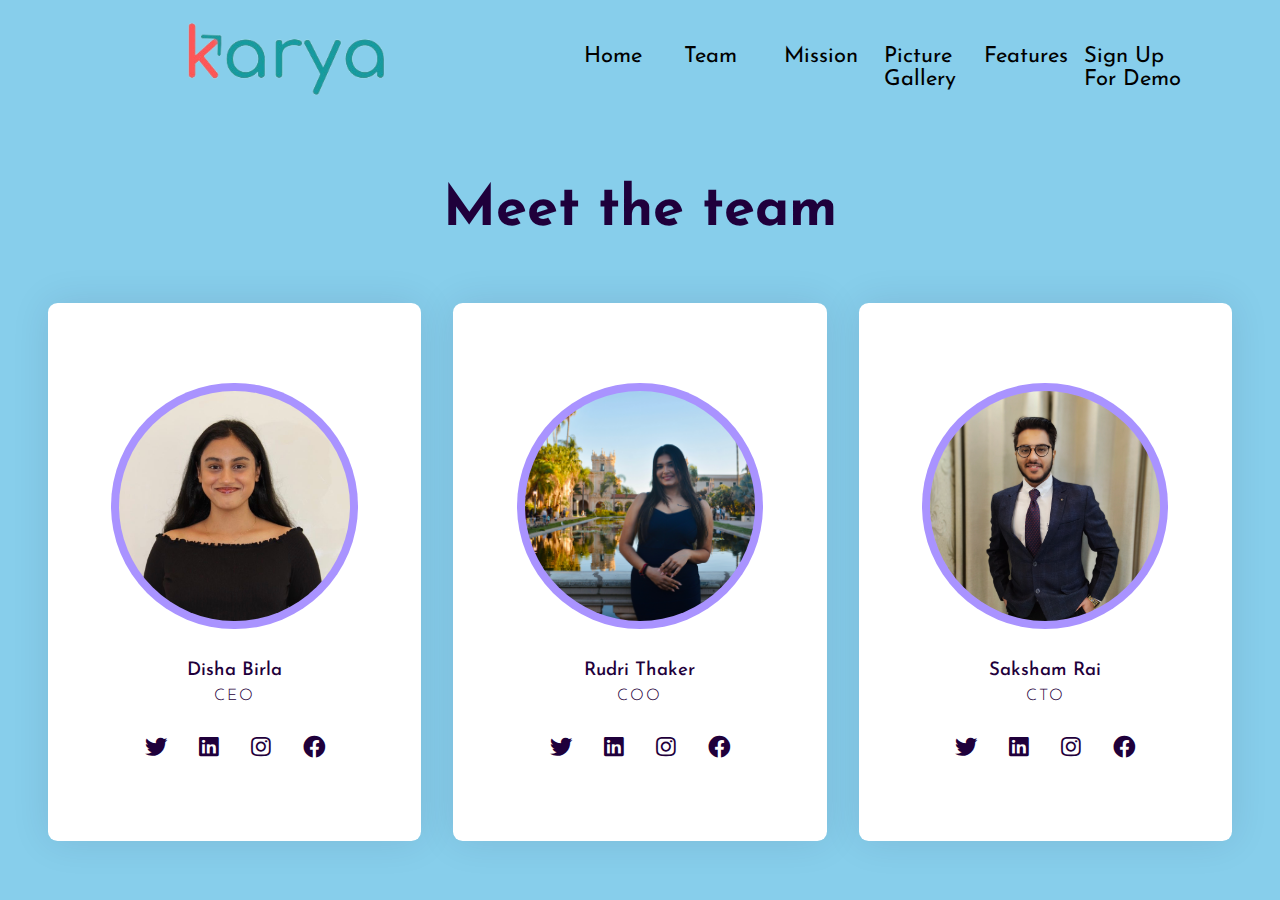
<file: about_us.html>
<!DOCTYPE html>
<html lang="en">

<head>
    <meta name="viewport" content="width=device-width, initial-scale=1.0" />
    <title>Responsive Our Team Section</title>
    <!-- Font Awesome -->
    <link rel="stylesheet" href="https://cdnjs.cloudflare.com/ajax/libs/font-awesome/5.15.4/css/all.min.css" />
    <!-- Google Font -->
    <link href="https://fonts.googleapis.com/css2?family=Poppins:wght@300;500;600&display=swap" rel="stylesheet" />
    <!-- Stylesheet -->
        <link rel="preconnect" href="https://fonts.googleapis.com">
        <link rel="preconnect" href="https://fonts.gstatic.com" crossorigin>
        <link href="https://fonts.googleapis.com/css2?family=Josefin+Sans:wght@100&display=swap" rel="stylesheet">
    <link rel="stylesheet" href="about_us.css" />
</head>

<body>
                <header>
                    <img src="images/logo.png" alt="Logo" class="logo" width=380>
                
                    <ul class="nav-links">
                        <li><a href="index.html">Home</a></li>
                        <li><a href="about_us.html">Team</a></li>
                        <li><a href="mission.html">Mission</a></li>
                        <li><a href="gallery.html">Picture Gallery</a></li>
                        <li><a href="features.html">Features</a></li>
                        <li><a
                                href="https://docs.google.com/forms/d/e/1FAIpQLSfIS19NJvdePivSQeUmTjYFefzmDSMy-b1lMc42uO-UIt9nMQ/viewform?usp=sf_link">Sign
                                Up For Demo</a></li>
                    </ul>
                
                </header>
    <section>
        <div class="row">
            <h1>Meet the team</h1>
        </div>
        <div class="row">
            <!-- Column 1-->
            <div class="column">
                <div class="card">
                    <div class="img-container">
                        <img src="images/disha.jpeg" />
                    </div>
                    <h3>Disha Birla</h3>
                    <p>CEO</p>
                    <div class="icons">
                        <a href="https://twitter.com/birla_disha">
                            <i class="fab fa-twitter"></i>
                        </a>
                        <a href="https://www.linkedin.com/in/disha-birla/">
                            <i class="fab fa-linkedin"></i>
                        </a>
                        <a href="https://www.instagram.com/disha.birlaa/">
                            <i class="fab fa-instagram"></i>
                        </a>
                        <a href="https://www.facebook.com/disha.atulb">
                            <i class="fab fa-facebook"></i>
                        </a>
                    </div>
                </div>
            </div>
            <!-- Column 2-->
            <div class="column">
                <div class="card">
                    <div class="img-container">
                        <img src="images/rudri.jpeg" />
                    </div>
                    <h3>Rudri Thaker</h3>
                    <p>COO</p>
                    <div class="icons">
                        <a href="https://twitter.com/Rudri18">
                            <i class="fab fa-twitter"></i>
                        </a>
                        <a href="https://www.linkedin.com/in/rudri-thaker/">
                            <i class="fab fa-linkedin"></i>
                        </a>
                        <a href="https://www.instagram.com/rude_ri/?hl=en">
                            <i class="fab fa-instagram"></i>
                        </a>
                        <a href="https://www.facebook.com/rudri.thaker.752">
                            <i class="fab fa-facebook"></i>
                        </a>
                    </div>
                </div>
            </div>
            <!-- Column 3-->
            <div class="column">
                <div class="card">
                    <div class="img-container">
                        <img src="images/Sakku.jpg" />
                    </div>
                    <h3>Saksham Rai</h3>
                    <p>CTO</p>
                    <div class="icons">
                        <a href="https://twitter.com/sakshamrai2001">
                            <i class="fab fa-twitter"></i>
                        </a>
                        <a href="https://www.linkedin.com/in/saksham-rai-4477431ab/">
                            <i class="fab fa-linkedin"></i>
                        </a>
                        <a href="#">
                            <i class="fab fa-instagram"></i>
                        </a>
                        <a href="https://www.facebook.com/saksham.rai.18">
                            <i class="fab fa-facebook"></i>
                        </a>
                    </div>
                </div>
            </div>
        </div>
    </section>
</body>

</html>
</file>
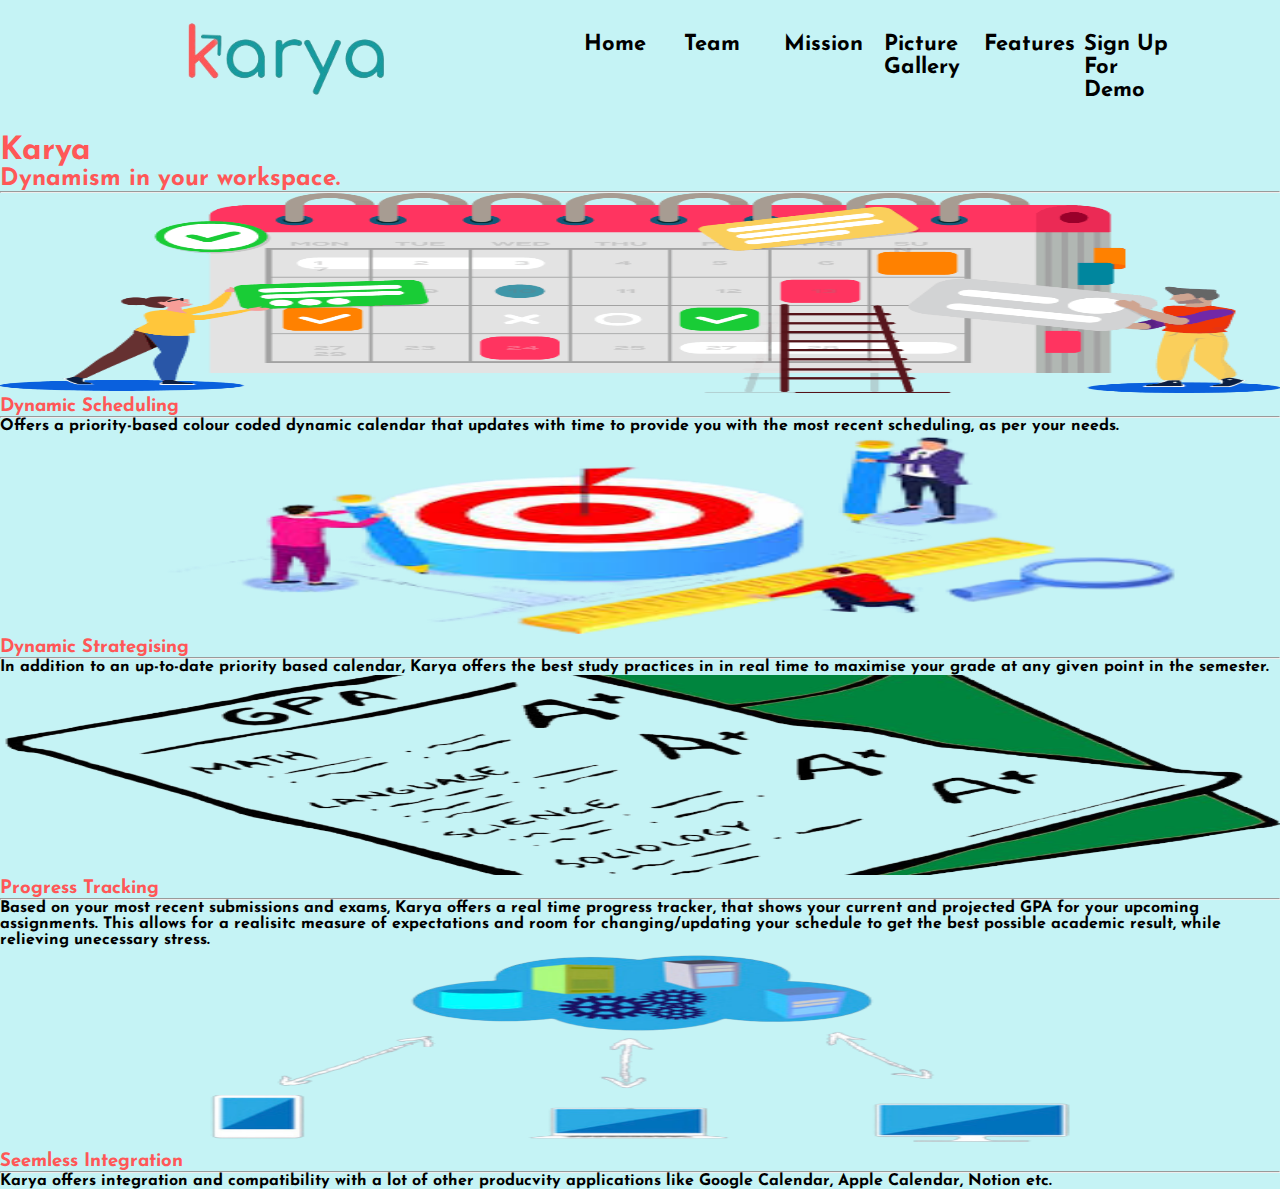
<file: features.html>
<!doctype html>
<html lang="en">

<head>
    <!-- Required meta tags -->
    <meta charset="utf-8">
    <meta name="viewport" content="width=device-width, initial-scale=1">
        <link rel="preconnect" href="https://fonts.gstatic.com" crossorigin>
    <link href="https://fonts.googleapis.com/css2?family=Josefin+Sans:wght@100&display=swap" rel="stylesheet">

    <!-- Bootstrap CSS -->
    <link href="https://cdn.jsdelivr.net/npm/bootstrap@5.0.0-beta3/dist/css/bootstrap.min.css" rel="stylesheet"
        integrity="sha384-eOJMYsd53ii+scO/bJGFsiCZc+5NDVN2yr8+0RDqr0Ql0h+rP48ckxlpbzKgwra6" crossorigin="anonymous">

    <!-- Linking CSS File index.css -->

    <link rel="stylesheet" href="features.css">

    <title>Standout Features</title>
</head>

<body>
            <header>
                <img src="images/logo.png" alt="Logo" class="logo" width=380>
            
                <ul class="nav-links">
                    <li><a href="index.html">Home</a></li>
                    <li><a href="about_us.html">Team</a></li>
                    <li><a href="mission.html">Mission</a></li>
                    <li><a href="gallery.html">Picture Gallery</a></li>
                    <li><a href="features.html">Features</a></li>
                    <li><a
                            href="https://docs.google.com/forms/d/e/1FAIpQLSfIS19NJvdePivSQeUmTjYFefzmDSMy-b1lMc42uO-UIt9nMQ/viewform?usp=sf_link">Sign
                            Up For Demo</a></li>
                </ul>
            
            </header>

    <div class="container-fluid">

            <h1 class="text-center mt-5 display-3 fw-bold">Karya</h1>
            <h2 class="text-center theme-text" style="color: #FF5757;" >Dynamism in your workspace.</h2>
            <hr class="mx-auto mb-5 w-25">
        
        <div class="row mb-5">
            <div class="col-12 col-sm-6 col-md-3 m-auto">
                <!-- card starts here -->
                <div class="card shadow">
                    <img src="images/d_schedule.png" alt="" class="card-img-top">
                    <div class="card-body">
                        <h3 class="text-center">Dynamic Scheduling</h3>
                        <hr class="mx-auto w-75">
                        <p>
                            Offers a priority-based colour coded dynamic calendar that updates with time to 
                            provide you with the most recent scheduling, as per your needs. 
                        </p>
                    </div>
                </div>
                <!-- card ends here -->
            </div>
            <!-- col ends here -->
            <div class="col-12 col-sm-6 col-md-3 m-auto">
                <!-- card starts here -->
                <div class="card shadow">
                    <img src="images/d_strategy.png" alt="" class="card-img-top">
                    <div class="card-body">
                        <h3 class="text-center">Dynamic Strategising</h3>
                        <hr class="mx-auto w-75">
                        <p>
                            In addition to an up-to-date priority based calendar, Karya offers the best study practices in 
                            in real time to maximise your grade at any given point in the semester. 
                        </p>
                    </div>
                </div>
                <!-- card ends here -->
            </div>
            <!-- col ends here -->
            <div class="col-12 col-sm-6 col-md-3 m-auto">
                <!-- card starts here -->
                <div class="card shadow">
                    <img src="images/d_progress.png" alt="" class="card-img-top">
                    <div class="card-body">
                        <h3 class="text-center">Progress Tracking</h3>
                        <hr class="mx-auto w-75">
                        <p>
                            Based on your most recent submissions and exams, Karya offers a real time progress tracker,
                            that shows your current and projected GPA for your upcoming assignments. This allows for a
                            realisitc measure of expectations and room for changing/updating your schedule to get the best possible 
                            academic result, while relieving unecessary stress. 
                        </p>
                    </div>
                </div>
                <!-- card ends here -->
            </div>
            <!-- col ends here -->
            <div class="col-12 col-sm-6 col-md-3 m-auto">
                <!-- card starts here -->
                <div class="card shadow">
                    <img src="images/integration.png" alt="" class="card-img-top">
                    <div class="card-body">
                        <h3 class="text-center">Seemless Integration</h3>
                        <hr class="mx-auto w-75">
                        <p>
                            Karya offers integration and compatibility with a lot of other producvity applications like Google
                            Calendar, Apple Calendar, Notion etc. 
                        </p>
                    </div>
                </div>
                <!-- card ends here -->
            </div>
            <!-- col ends here -->
        </div>
    </div>


    <!-- Option 1: Bootstrap Bundle with Popper -->
    <script src="https://cdn.jsdelivr.net/npm/bootstrap@5.0.0-beta3/dist/js/bootstrap.bundle.min.js"
        integrity="sha384-JEW9xMcG8R+pH31jmWH6WWP0WintQrMb4s7ZOdauHnUtxwoG2vI5DkLtS3qm9Ekf"
        crossorigin="anonymous"></script>

</body>

</html>
</file>
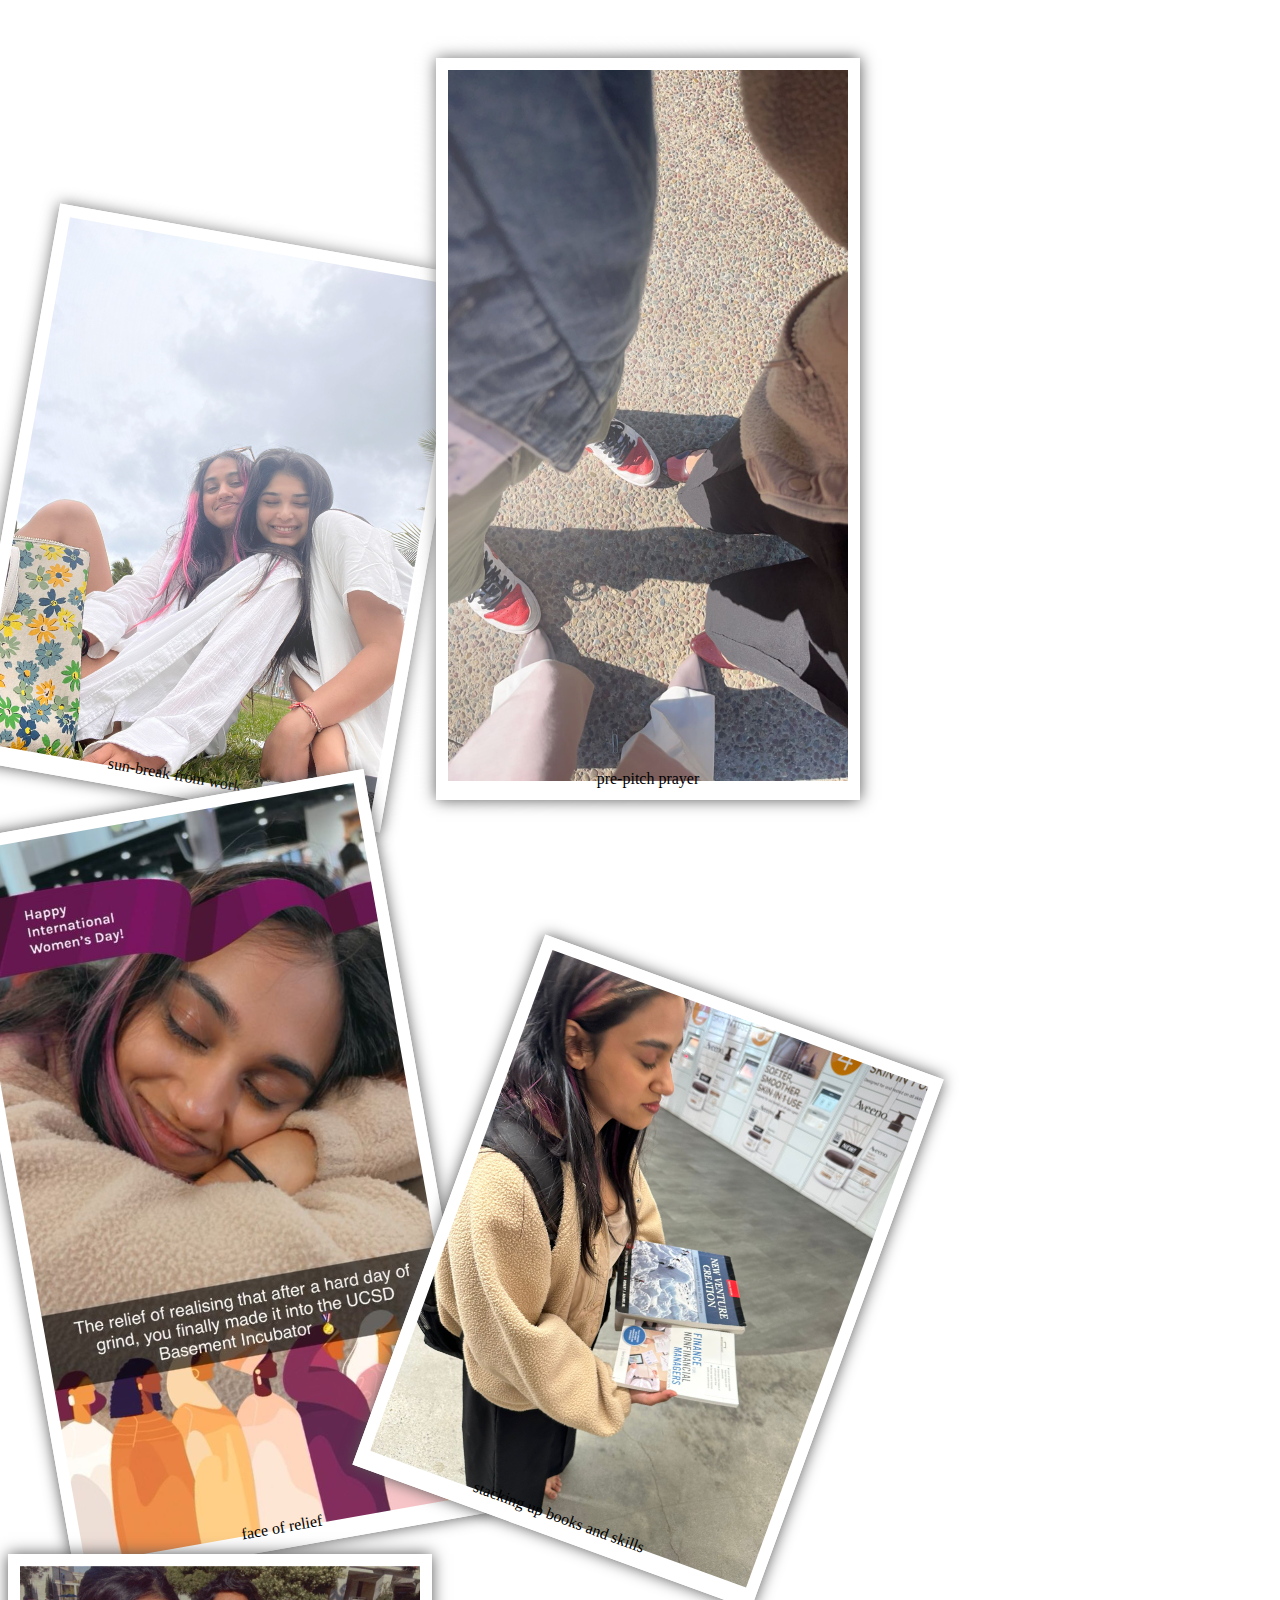
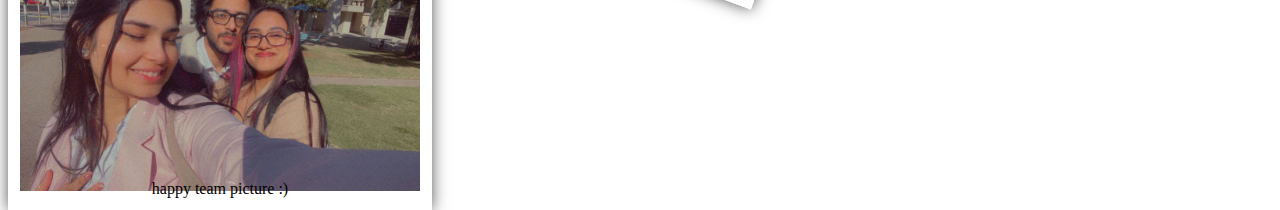
<file: gallery.html>
<!DOCTYPE html>
<html lang="en">

<head>
	<meta charset="UTF-8">
	<meta http-equiv="X-UA-Compatible" content="IE=edge">
	<meta name="viewport" content="width=device-width, initial-scale=1.0">
	<title>Karya-Productivity</title>
	<!-- external links -->
	<link rel="stylesheet" href="gallery_styles.css">
</head>

<body>
<ul>
	<li><img src="images/gallery1.jpeg" width="400">
		<p>sun-break from work</p>
	</li>
	<li><img src="images/gallery2.jpeg" width="400" />
		<p>pre-pitch prayer</p>
	</li>
	<li><img src="images/gallery3.jpeg" width="400" />
		<p>face of relief</p>
	</li>
	<li><img src="images/gallery4.jpeg" width="400" />
		<p>stacking up books and skills</p>
	<li><img src="images/gallery5.jpeg" width="400" />
		<p>happy team picture :)</p>
	</li>
</ul>
<div class="light"></div>
</body>

</html>
</file>
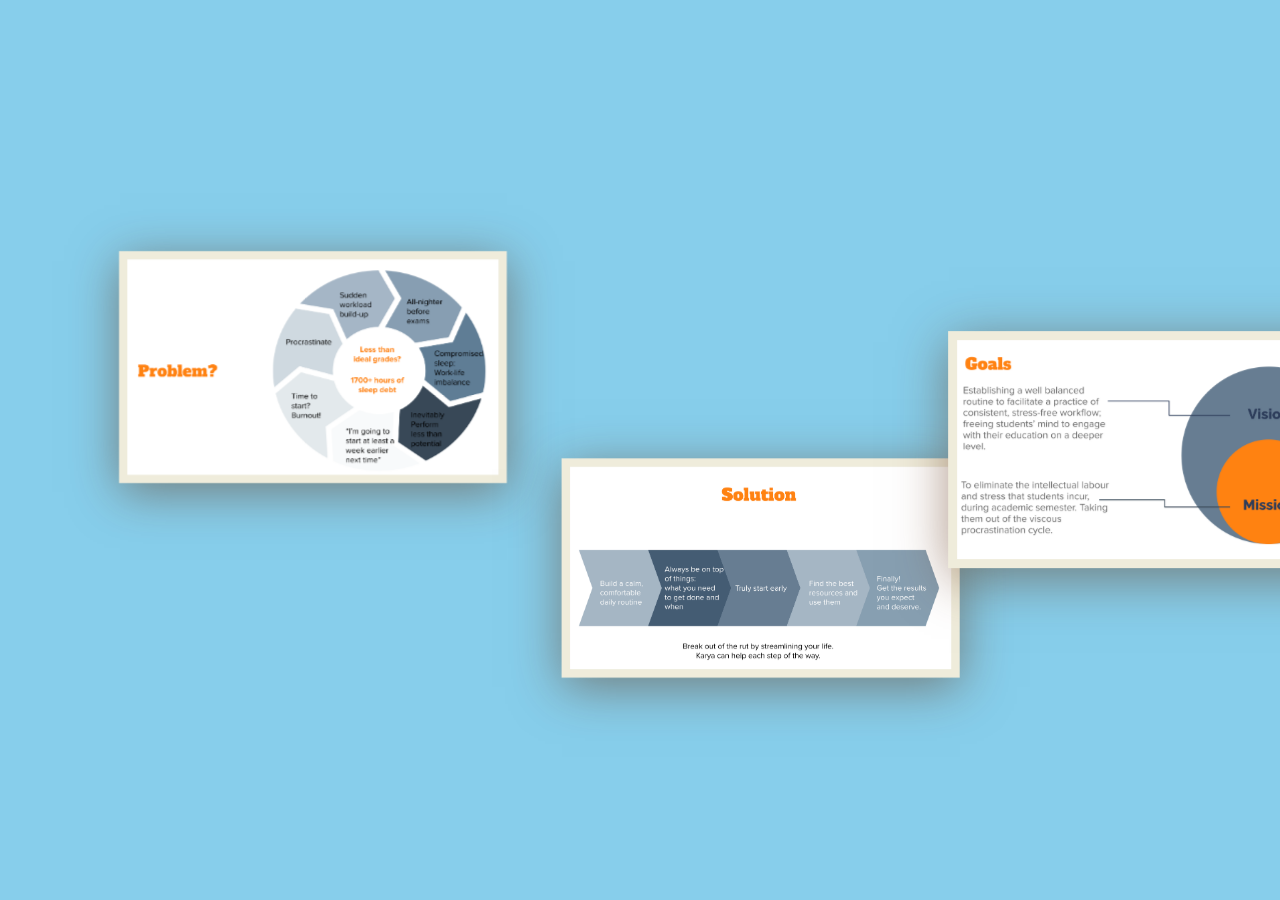
<file: mission.html>
<!DOCTYPE html>
<html lang="en">

<head>
    <meta charset="UTF-8">
    <meta http-equiv="X-UA-Compatible" content="IE=edge">
    <meta name="viewport" content="width=device-width, initial-scale=1.0">
    <title>Karya-Productivity</title>
    <!-- external links -->
    <link rel="stylesheet" href="mission.css">
    <script>const images = document.querySelectorAll(".img-wrapper");

        images.forEach((img) => {
            img.addEventListener("click", () => {
                img.classList.toggle("slower");
            });
        });
</script>
</head>

<body>

<div class="external">
    <div class="horizontal-scroll-wrapper">
        <div class="img-wrapper slower">
            <a href="#" target="_blank" rel="noopener"><img
                    src="images/problem.png" alt="">
            </a>
        </div>

        <div class="img-wrapper faster">
            <a href="#" target="_blank"
                rel="noopener">
                <img src="images/solution.png" alt="">
            </a>
        </div>

        <div class="img-wrapper slower vertical">
            <a href="#"
                target="_blank" rel="noopener">
                <img src="images/goals.png" alt="">
            </a>
        </div>
            <div class="img-wrapper slower vertical">
                <a href="#" target="_blank"
                    rel="noopener">
                    <img src="images/features.png" alt="">
                </a>
            </div>


    </div>


</div>
</body>

</html>
</file>
<file: about_us.css>
* {
  padding: 0;
  margin: 0;
  box-sizing: border-box;
  font-family: 'Josefin Sans', sans-serif;
}
body {
  background-color: skyblue;
}
.row {
  display: flex;
  flex-wrap: wrap;
  padding: 2em 1em;
  text-align: center;
}
.column {
  width: 100%;
  padding: 0.5em 0;
}
h1 {
  width: 100%;
  text-align: center;
  font-size: 3.5em;
  color: #1f003b;
}
.card {
  box-shadow: 0 0 2.4em rgba(25, 0, 58, 0.1);
  padding: 3.5em 1em;
  border-radius: 0.6em;
  color: #1f003b;
  cursor: pointer;
  transition: 0.3s;
  background-color: #ffffff;
}
.card img {
  width: 15.4em;
  height: 15.4em;
  object-fit: cover;
  border-radius: 50%;
  background-color: #a993ff;
  padding: 0.5em;
  margin: 0 auto 2em auto;
  display: block;
}

.card h3 {
  font-weight: 500;
}
.card p {
  font-weight: 300;
  text-transform: uppercase;
  margin: 0.5em 0 2em 0;
  letter-spacing: 2px;
}
.icons {
  width: 50%;
  min-width: 180px;
  margin: auto;
  display: flex;
  justify-content: space-between;
}
.card a {
  text-decoration: none;
  color: inherit;
  font-size: 1.4em;
}
.card:hover {
  background: linear-gradient(#6045ea, #8567f7);
  color: #ffffff;
}
.card:hover .img-container {
  transform: scale(1.15);
}
@media screen and (min-width: 768px) {
  section {
    padding: 1em 7em;
  }
}
@media screen and (min-width: 992px) {
  section {
    padding: 1em;
  }
  .card {
    padding: 5em 1em;
  }
  .column {
    flex: 0 0 33.33%;
    max-width: 33.33%;
    padding: 0 1em;
  }
}
header{
    width: 85%;
    height: 15vh;
    margin: auto;
    display: flex;
    justify-content: space-between;
    align-items: center;
}
ul.nav-links{
    display: flex;
    list-style: none;
}
ul.nav-links li{
    width: 100px;
    font-size: 22px;
    font-family: 'Josefin Sans', sans-serif;
}
ul.nav-links li a{
    text-decoration: none;
    color: var(--nav-links-color);
}
ul.nav-links li a:hover{
  color: #FF5757;
}
.logo {

  transition: transform 0.5s ease-in-out;
}

.logo:hover {
  transform: rotateY(180deg);
}
</file>
<file: features.css>
@import url("https://fonts.googleapis.com/css2?family=Nunito&display=swap");

* {
  margin: 0px;
  padding: 0px;
  box-sizing: border-box;
  font-family: 'Josefin Sans', sans-serif;
  font-weight: bold;
}

.theme-text {
  color: #179B9E;
}
.text-center{
  color: #FF5757;
}

.card-img-top {
  height: 200px;
  width: 100%;
}

.card {
  z-index: 1;
  overflow: hidden;
  transition: 0.5s;
}

.card:hover {
  color: white;
}

.card::before {
  content: "";
  position: absolute;
  left: -100%;
  top: 0%;
  background: #474af0;
  width: 100%;
  height: 100%;
  transition: 0.5s;
  z-index: -1;
}

.card:hover::before {
  left: 0%;
  color: white;
}

.container-fluid {
  background-position: center;
  background-size: cover;
}
body {
  background-color: rgba(111, 224, 231, 0.4);
}
header{
    width: 85%;
    height: 15vh;
    margin: auto;
    display: flex;
    justify-content: space-between;
    align-items: center;
}
ul.nav-links{
    display: flex;
    list-style: none;
}
ul.nav-links li{
    width: 100px;
    font-size: 22px;
}
ul.nav-links li a{
    text-decoration: none;
    color: var(--nav-links-color);
}
ul.nav-links li a:hover{
  color: #FF5757;
}
.logo {

  transition: transform 0.5s ease-in-out;
}

.logo:hover {
  transform: rotateY(180deg);
}
</file>
<file: gallery_styles.css>
HTML CSSResult Skip Results Iframe
EDIT ON
body{
  font-family: 'Homemade Apple', cursive;
  font-size:20px;
  background:url('https://images.pexels.com/photos/172277/pexels-photo-172277.jpeg?auto=compress&cs=tinysrgb&dpr=2&h=750&w=1260');
  background-size:cover;
  background-repeat:repeat;
  color:black;
}

ul{
  position:absolute;
  margin:0;
  padding:0;
}

li{
  text-align:center;
  display:inline-block;
  list-style:none;
  position:relative;
  border:solid 12px #fff;
  background:#fff;
  box-shadow:0 0 15px 0px #555;
  transition:all 1s ease;
  -o-transition:all 1s ease;
  -moz-transition:all 1s ease;
  -webkit-transition:all 1s ease;
  top:50px;
}


li:hover{
  top:0px;
  opacity:0.5;
}

li:nth-child(1){
    transform:rotate(10deg);
}

li:nth-child(2){
    transform:rotate(0deg);
}

li:nth-child(3){
    transform:rotate(-10deg);
}

li:nth-child(4){
    transform:rotate(20deg);
}

p{
  margin:-15px 0 0 0;
}

.light{
  border-radius:50%;
  position:absolute;
  left:0;
  right:0;
  width:700px;
  height:700px;
  background:#fff;
  filter:blur(100px);
  opacity:0.3;
  pointer-events:none;
}
</file>
<file: mission.css>
ul {
	list-style: none;
	padding: 0;
	margin: 0;
	display: grid;
	grid-template-columns: repeat(3, 220px);
	justify-content: center;
}
li {
	grid-column: span 2;
	text-align: center;
	border-radius: 65px;
	color: #fff;
	font-weight: bold;
	font-size: 25px;
	line-height: 1.5em;
	font-family: sans-serif;
	position: relative;
	padding: 20px;
	border: 20px solid #0000;
	background: linear-gradient(#e71e07 0 0) content-box,
		linear-gradient(var(--c, #fcd000) 0 0) padding-box,
		linear-gradient(var(--d, 90deg), #0000 75%, #42b132 0) border-box;
}
li:nth-child(even) {
	grid-column-end: -1;
	--d: -90deg;
	--c: #009cda;
}
li:not(:last-child) {
	margin-bottom: -20px;
}
li:before,
li:after {
	content: "";
	display: block;
	height: 0.6em;
}

time {
	position: absolute;
	font-size: 0.65em;
	left: calc(100% + 50px);
	top: 50%;
	transform: translateY(-50%);
	white-space: nowrap;
}
li:nth-child(even) time {
	left: auto;
	color: #000;
	right: calc(100% + 50px);
}
time:before {
	content: "";
	position: absolute;
	height: 10px;
	top: calc(50% - 5px);
	right: calc(100% + 5px);
	width: 65px;
	background: repeating-linear-gradient(-90deg, #fcd000 0 5px, #0000 0 10px) 50%/100%
		2px no-repeat;
}
li:nth-child(even) time:before {
	right: auto;
	left: calc(100% + 5px);
	background: repeating-linear-gradient(90deg, #009cda 0 5px, #0000 0 10px) 50%/100%
		2px no-repeat;
}

h1,
p {
	display: none;
}

html {
	background: 
		radial-gradient(farthest-side at top right, #42b132 98%, #0000)
			calc(50% - 10px) 0/20px 20px no-repeat,
		radial-gradient(farthest-side at bottom right, #42b132 98%, #0000)
			calc(50% - 10px) 100%/20px 20px no-repeat,
		linear-gradient(90deg, #fcd000 50%, #009cda 0);
}

body {
	margin: 0;
}
body {
  font-family: Hepta Slab, sans-serif;
  font-weight: 500;
  background: skyblue;
  color: #5D4037;
}
* {
  box-sizing: border-box;
}

/* hide scrollbar */
::-webkit-scrollbar {
  width: 1px;
  height: 1px;
}

::-webkit-scrollbar-button {
  width: 1px;
  height: 1px;
}
.external {
  overflow: hidden;
  height: 100vh;
}

.horizontal-scroll-wrapper {
  display: flex;
  flex-direction: column;
  align-items: center;
  width: 100vh;
  transform: rotate(-90deg) translate3d(0,-100vh,0);
  transform-origin: right top;
  overflow-y: auto;
  overflow-x: hidden;
  padding: 0;
  height: 100vw;
  perspective: 1px;
	transform-style: preserve-3d;
  padding-bottom: 10rem;
}
.img-wrapper {
  transform: rotate(90deg);
  display: flex;
  align-items: center;
  justify-content: center;
  min-height: 55vh; /* Increase the minimum height */
  transform-origin: 50% 50%;
  transform: rotate(90deg) translateZ(.1px) scale(1.1) translateX(0px) translateY(-3vh); /* Adjust the transform */
  transition: 1s;
}

.img-wrapper:hover {
  min-height: 85vh; /* Increase the minimum height on hover */
  transform: rotate(90deg) translateZ(.2px) scale(1.2) translateX(0px) translateY(-5vh); /* Adjust the transform on hover */
}


.slower {
  transform: rotate(90deg) translateZ(-.2px) scale(1.1) translateX(0%) translateY(-10vh);
}
.slower1 {
  transform: rotate(90deg) translateZ(-.25px) scale(1.05) translateX(0%) translateY(8vh);
}
.slower2 {
  transform: rotate(90deg) translateZ(-.3px) scale(1.3) translateX(0%) translateY(2vh);
}
.slower-down {
  transform: rotate(90deg) translateZ(-.2px) scale(1.1) translateX(0%) translateY(16vh) ;
}
.faster {
  transform: rotate(90deg) translateZ(.15px) scale(0.8) translateX(0%) translateY(14vh) ;
}
.faster1 {
  transform: rotate(90deg) translateZ(.05px) scale(0.8) translateX(0%) translateY(10vh) ;
}
.fastest {
  transform: rotate(90deg) translateZ(.22px) scale(0.7) translateX(-10vh) translateY(-15vh) ;
}
.vertical {
   transform: rotate(90deg) translateZ(-.15px) scale(1.15) translateX(0%) translateY(0%) ;
}
.last {
  transform: rotate(90deg) translateZ(-.2px) scale(1.1) translateX(25vh) translateY(-8vh) ;
}
.scroll-info, header {
  position: absolute;
  left: 1rem;
}


header {
  bottom: 1rem;
}
.scroll-info {
  top: 1rem;
}
a {
  color: inherit;
  font-weight: 500;
  
}
h1 {
  font-weight: 300;
  font-size: 1rem;
}

.img-wrapper a {
  overflow: hidden;
  display: block;
  padding: 1vh ;
  background: #efecdb;
  box-shadow: 0 10px 50px #5f2f1182;
}
img {
  max-width: 45vh;
  max-height: 200vh;
  transition: .5s;
  vertical-align: top;

}
a:hover img {
  filter: none;
}
p {
  margin: 0;
}
.scroll-info {
  display: flex;
  align-items: center;
}
.icon svg {
    width: 50px;
    fill: currentcolor;
}
</file>
